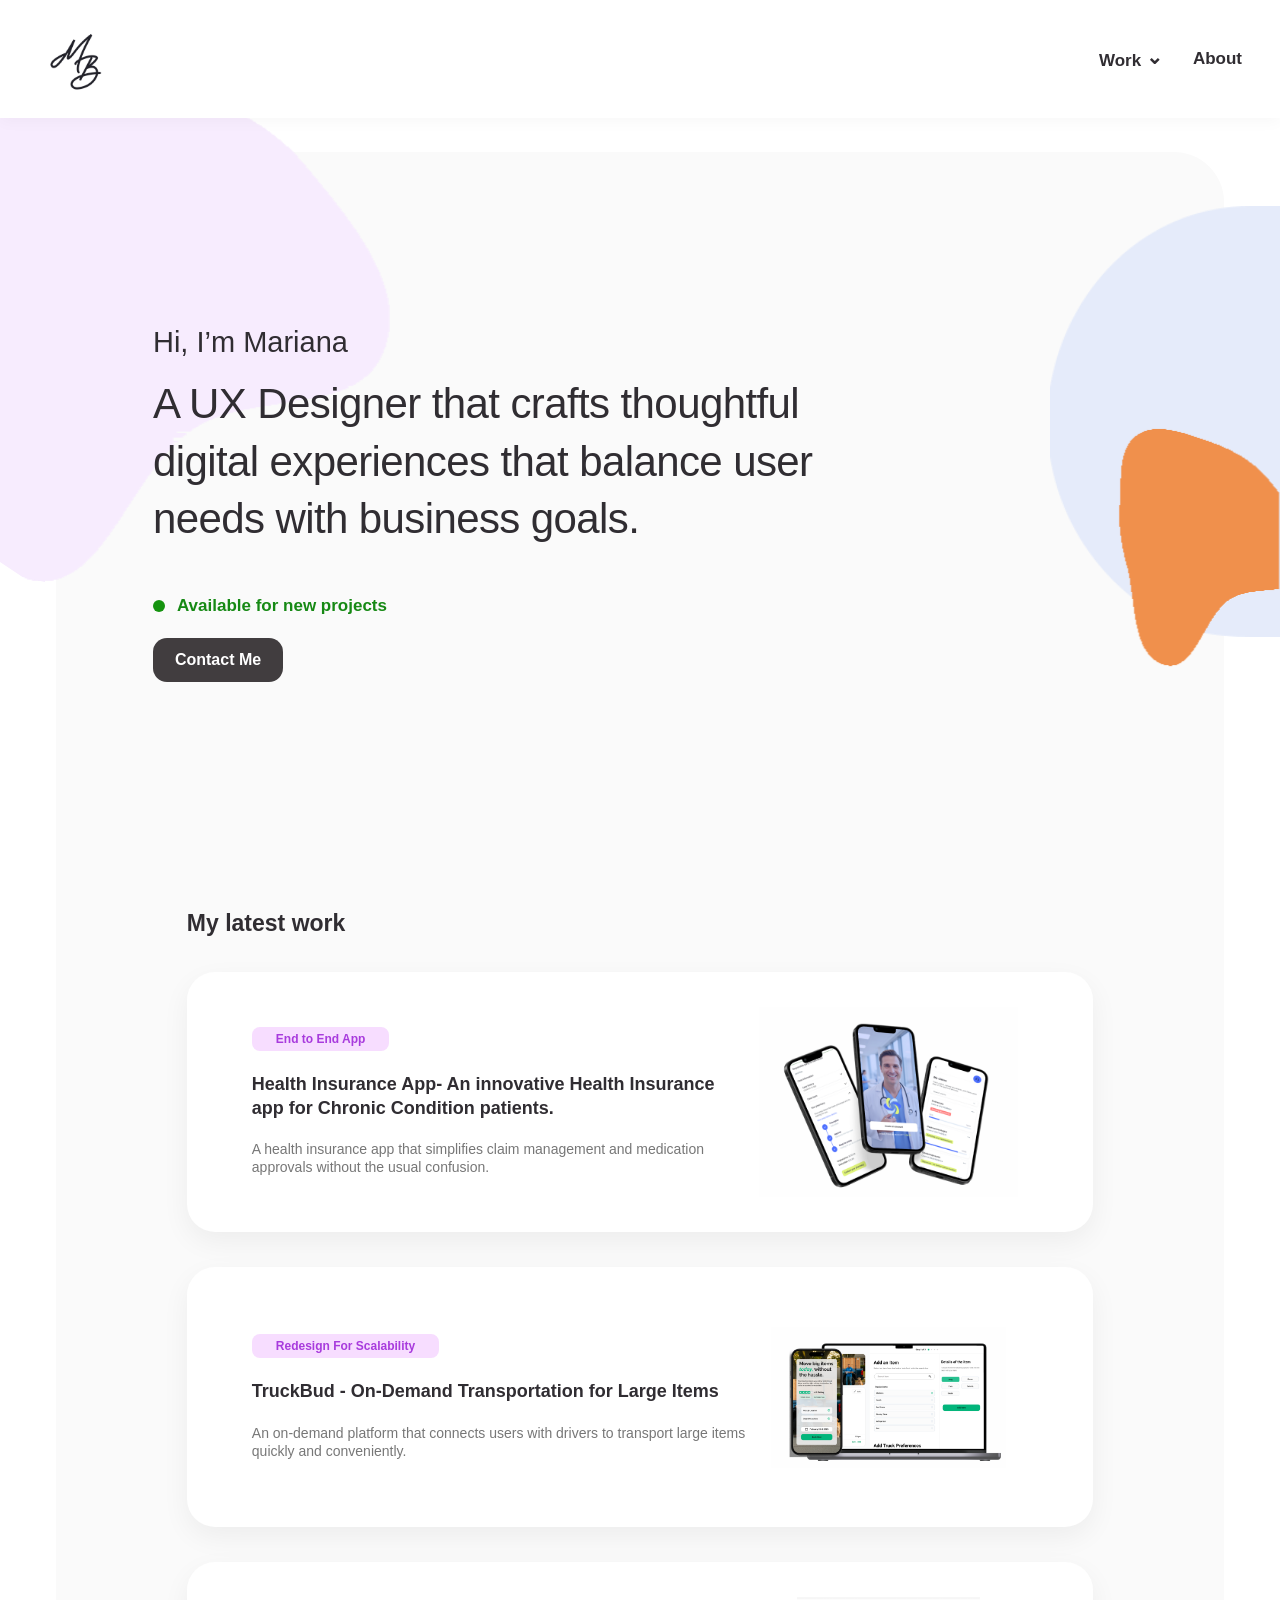
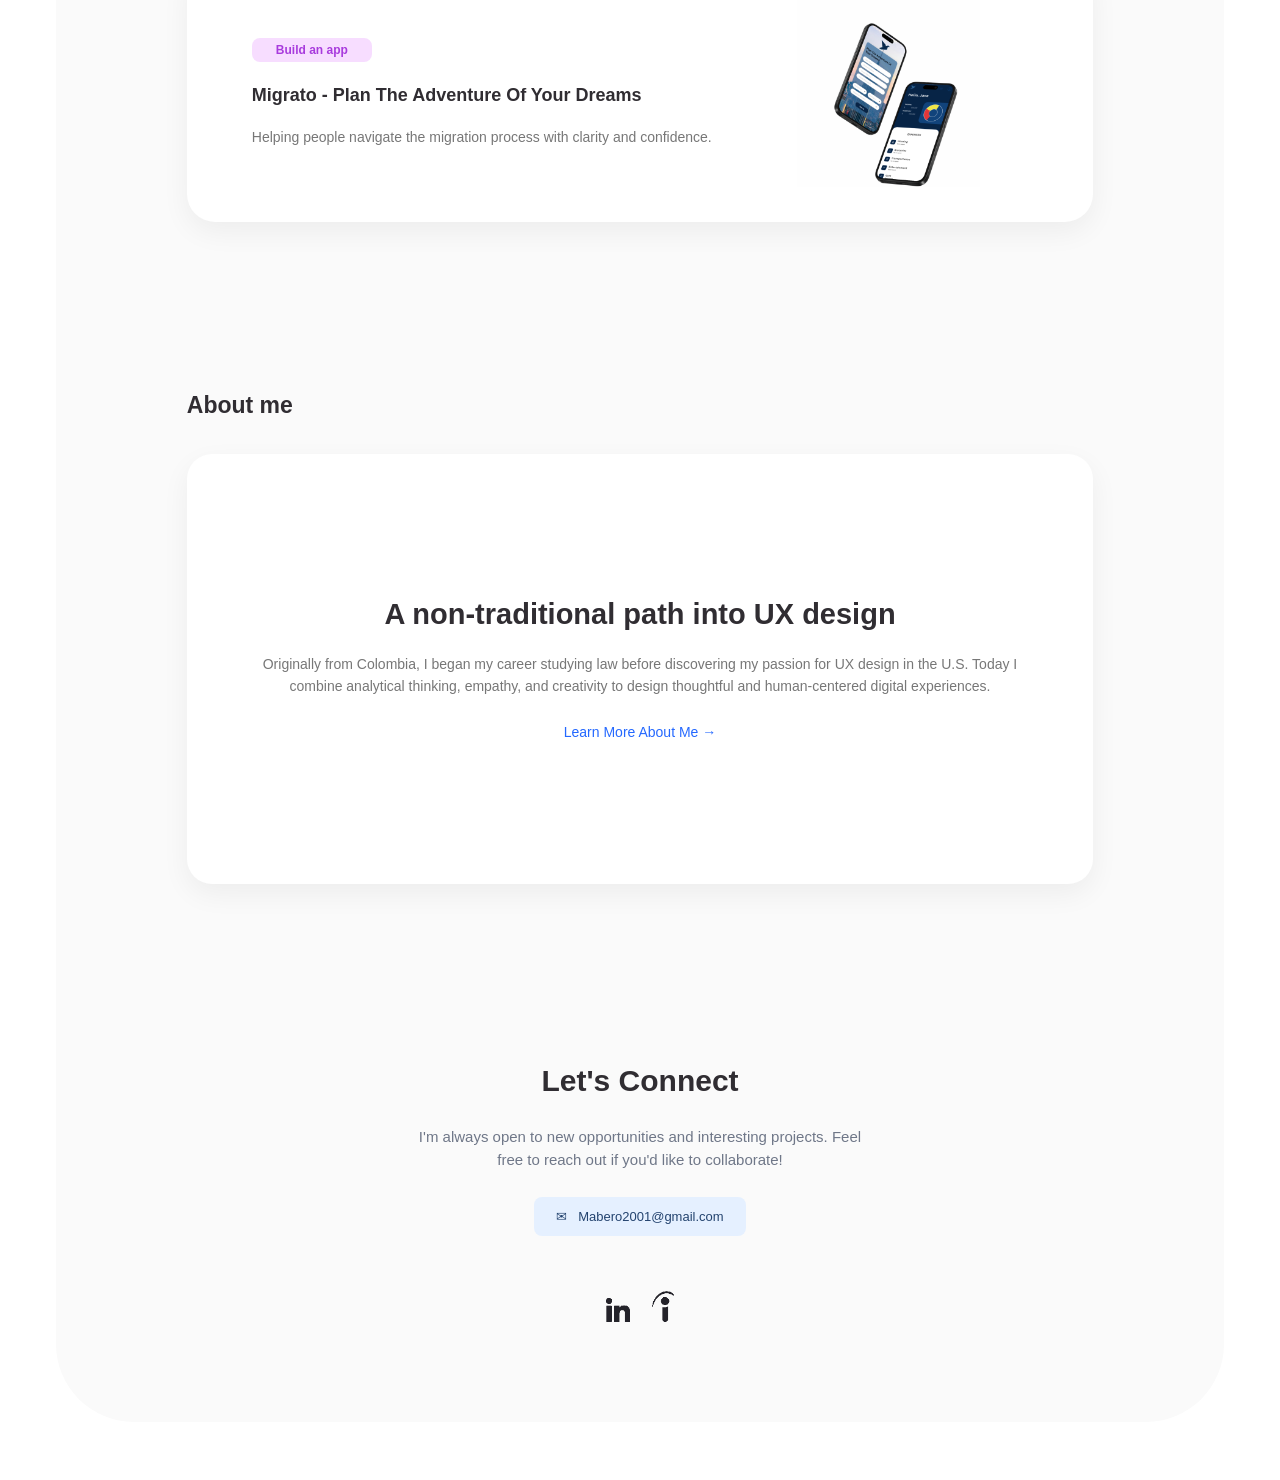
<file: index.html>
<!doctype html>
<html lang="en">
<head>
  <meta charset="utf-8">
  <meta name="viewport" content="width=device-width, initial-scale=1">
  <title>Mariana Bello | UX Designer</title>
  <link rel="stylesheet" href="preview.css?v=case-study-social-icons">
</head>
<body>
  <header class="header">
    <a href="preview.html" class="brand" aria-label="Mariana Bello home"><img src="logo.png" alt="MB"></a>
    <nav class="nav" aria-label="Primary navigation">
      <div class="work-menu"><button type="button">Work <span>⌄</span></button><div class="dropdown"><a href="health.html">Health Insurance</a><a href="truckbud.html">Truckbud</a><a href="migrato.html">Migrato</a></div></div>
      <a href="about.html">About</a>
    </nav>
    <button class="mobile-toggle" aria-label="Open menu" aria-expanded="false"><span></span><span></span><span></span></button>
  </header>

  <main class="page-shell">
    <section class="hero">
      <div class="shape lavender"></div><div class="shape blue"></div><div class="shape orange"></div>
      <div class="hero-copy">
        <p>Hi, I’m Mariana</p>
        <h1 class="standard-headline">A UX Designer that crafts thoughtful<br class="desktop-headline-break"> digital experiences that balance user<br class="desktop-headline-break"> needs with business goals.</h1>
        <h1 class="full-width-headline">A UX Designer that crafts thoughtful digital<br>experiences that balance user needs with<br>business goals.</h1>
        <div class="available"><i></i>Available for new projects</div>
        <a class="primary-button" href="mailto:mabero2001@gmail.com">Contact Me</a>
      </div>
    </section>

    <section class="home-section work-section" id="work">
      <h2>My latest work</h2>
      <div class="project-stack">
        <a class="project-card" href="health.html"><div class="project-text"><span>End to End App</span><h3>Health Insurance App- An innovative Health Insurance app for Chronic Condition patients.</h3><p>A health insurance app that simplifies claim management and medication approvals without the usual confusion.</p></div><img src="health-card.png?v=2" alt="Health insurance mobile app screens"></a>
        <a class="project-card" href="truckbud.html"><div class="project-text"><span>Redesign For Scalability</span><h3>TruckBud - On-Demand Transportation for Large Items</h3><p>An on-demand platform that connects users with drivers to transport large items quickly and conveniently.</p></div><img src="truckbud-card.png?v=2" alt="Truckbud mobile and desktop screens"></a>
        <a class="project-card" href="migrato.html"><div class="project-text"><span>Build an app</span><h3>Migrato - Plan The Adventure Of Your Dreams</h3><p>Helping people navigate the migration process with clarity and confidence.</p></div><img src="migrato-card.png?v=2" alt="Migrato mobile app screens"></a>
      </div>
    </section>

    <section class="home-section about-preview">
      <h2>About me</h2>
      <div class="about-preview-card"><h3>A non-traditional path into UX design</h3><p>Originally from Colombia, I began my career studying law before discovering my passion for UX design in the U.S. Today I combine analytical thinking, empathy, and creativity to design thoughtful and human-centered digital experiences.</p><a href="about.html">Learn More About Me <b>→</b></a></div>
    </section>

    <section class="connect" id="contact"><h2>Let's Connect</h2><p>I'm always open to new opportunities and interesting projects. Feel<br>free to reach out if you'd like to collaborate!</p><a href="mailto:mabero2001@gmail.com" class="email">✉ &nbsp; Mabero2001@gmail.com</a><div class="social"><a href="https://www.linkedin.com/in/mariana-bello-10333834a" target="_blank" rel="noopener" aria-label="LinkedIn"><img src="social-linkedin.png" alt=""></a><a href="https://profile.indeed.com" target="_blank" rel="noopener" aria-label="Indeed"><img src="social-indeed.png" alt=""></a></div></section>
  </main>
  <script src="site.js"></script>
</body>
</html>
</file>
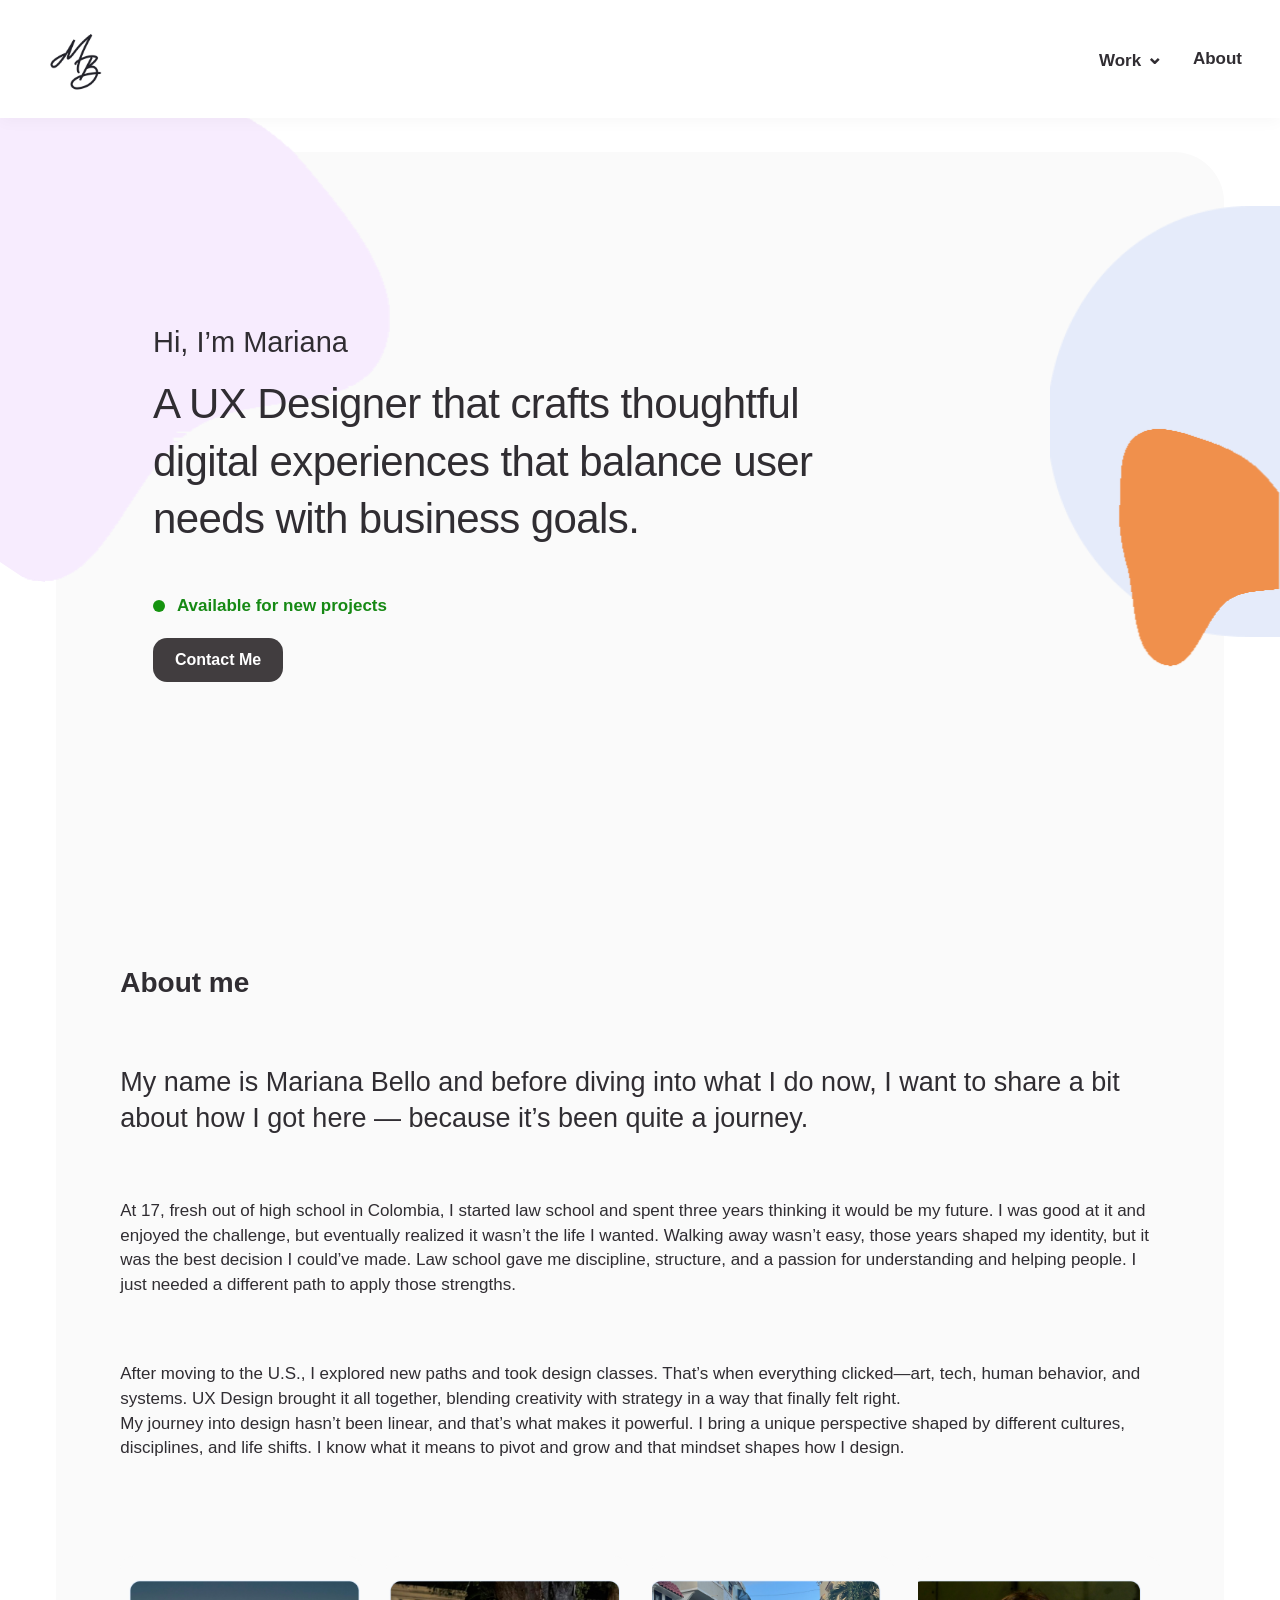
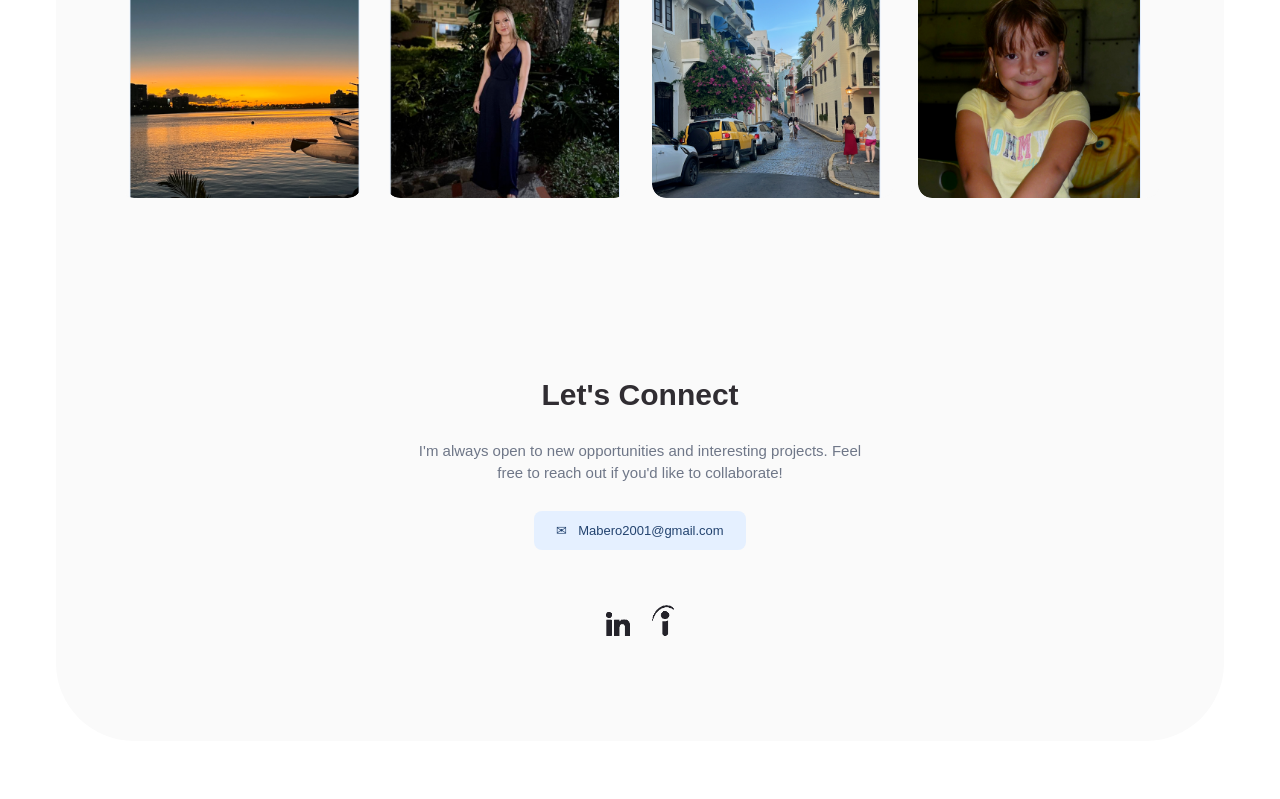
<file: about.html>
<!doctype html><html lang="en"><head><meta charset="utf-8"><meta name="viewport" content="width=device-width, initial-scale=1"><title>About | Mariana Bello</title><link rel="stylesheet" href="preview.css?v=case-study-social-icons"></head><body>
  <header class="header"><a href="preview.html" class="brand" aria-label="Mariana Bello home"><img src="logo.png" alt="MB"></a><nav class="nav" aria-label="Primary navigation"><div class="work-menu"><button type="button">Work <span>⌄</span></button><div class="dropdown"><a href="health.html">Health Insurance</a><a href="truckbud.html">Truckbud</a><a href="migrato.html">Migrato</a></div></div><a href="about.html">About</a></nav><button class="mobile-toggle" aria-label="Open menu" aria-expanded="false"><span></span><span></span><span></span></button></header>
  <main class="page-shell about-page"><section class="hero"><div class="shape lavender"></div><div class="shape blue"></div><div class="shape orange"></div><div class="hero-copy"><p>Hi, I’m Mariana</p><h1 class="standard-headline">A UX Designer that crafts thoughtful<br class="desktop-headline-break"> digital experiences that balance user<br class="desktop-headline-break"> needs with business goals.</h1><h1 class="full-width-headline">A UX Designer that crafts thoughtful digital<br>experiences that balance user needs with<br>business goals.</h1><div class="available"><i></i>Available for new projects</div><a class="primary-button" href="mailto:mabero2001@gmail.com">Contact Me</a></div></section>
  <section class="about-content"><h2>About me</h2><p class="about-lead">My name is Mariana Bello and before diving into what I do now, I want to share a bit about how I got here — because it’s been quite a journey.</p><p>At 17, fresh out of high school in Colombia, I started law school and spent three years thinking it would be my future. I was good at it and enjoyed the challenge, but eventually realized it wasn’t the life I wanted. Walking away wasn’t easy, those years shaped my identity, but it was the best decision I could’ve made. Law school gave me discipline, structure, and a passion for understanding and helping people. I just needed a different path to apply those strengths.</p><p>After moving to the U.S., I explored new paths and took design classes. That’s when everything clicked—art, tech, human behavior, and systems. UX Design brought it all together, blending creativity with strategy in a way that finally felt right.<br>My journey into design hasn’t been linear, and that’s what makes it powerful. I bring a unique perspective shaped by different cultures, disciplines, and life shifts. I know what it means to pivot and grow and that mindset shapes how I design.</p><div class="photo-grid"><div class="photo-frame"><img src="about-1.png" alt="Sunset by the water"></div><div class="photo-frame"><img src="about-2.png" alt="Mariana outdoors"></div><div class="photo-frame"><img src="about-3.png" alt="A colorful city street"></div><div class="photo-frame"><img src="about-4.png" alt="Mariana as a child"></div></div></section>
  <section class="connect"><h2>Let's Connect</h2><p>I'm always open to new opportunities and interesting projects. Feel<br>free to reach out if you'd like to collaborate!</p><a href="mailto:mabero2001@gmail.com" class="email">✉ &nbsp; Mabero2001@gmail.com</a><div class="social"><a href="https://www.linkedin.com/in/mariana-bello-10333834a" target="_blank" rel="noopener" aria-label="LinkedIn"><img src="social-linkedin.png" alt=""></a><a href="https://profile.indeed.com" target="_blank" rel="noopener" aria-label="Indeed"><img src="social-indeed.png" alt=""></a></div></section></main><script src="site.js"></script></body></html>
</file>
<file: preview.css>
*{box-sizing:border-box;margin:0;padding:0}html{scroll-behavior:smooth}body{background:#fff;color:#302d32;font-family:Inter,-apple-system,BlinkMacSystemFont,"Segoe UI",sans-serif;-webkit-font-smoothing:antialiased}a{color:inherit;text-decoration:none}img{display:block;max-width:100%}button{color:inherit;font:inherit}
.header{align-items:center;background:#fff;box-shadow:0 3px 15px rgba(0,0,0,.035);display:flex;height:118px;justify-content:space-between;padding:0 max(38px,calc((100vw - 2800px)/2));position:relative;z-index:30}.brand img{height:64px;width:64px}.nav{align-items:center;display:flex;gap:30px}.nav>a,.work-menu>button{background:none;border:0;font-size:17px;font-weight:650}.work-menu{position:relative}.work-menu>button{cursor:pointer;padding:18px 0}.work-menu span{font-size:20px}.dropdown{background:#fff;border-radius:12px;box-shadow:0 14px 35px rgba(0,0,0,.11);display:grid;gap:3px;left:-20px;min-width:190px;opacity:0;padding:9px;pointer-events:none;position:absolute;top:54px;transform:translateY(-6px);transition:.2s}.dropdown a{border-radius:7px;font-size:14px;padding:10px 12px}.dropdown a:hover{background:#f7f7f7}.work-menu:hover .dropdown,.work-menu:focus-within .dropdown{opacity:1;pointer-events:auto;transform:none}.mobile-toggle{background:none;border:0;display:none;height:40px;padding:8px;width:40px}.mobile-toggle span{background:#302d32;display:block;height:2px;margin:5px 0;width:24px}
.page-shell{background:#fafafa;border-radius:0 0 78px 78px;margin:0 auto 58px;max-width:2890px;overflow:hidden;width:calc(100% - 112px)}.hero{height:730px;overflow:hidden;position:relative}.hero-copy{left:8.3%;max-width:1050px;position:absolute;top:174px;z-index:4}.hero-copy>p{font-size:29px;margin-bottom:16px}.hero h1{font-size:42px;font-weight:400;letter-spacing:-.6px;line-height:1.37;max-width:1030px}.available{align-items:center;color:#168914;display:flex;font-size:17px;font-weight:600;gap:12px;margin:48px 0 22px}.available i{background:#15930f;border-radius:50%;height:12px;width:12px}.primary-button{background:#413d3f;border-radius:14px;color:#fff;display:inline-block;font-size:16px;font-weight:600;padding:13px 22px}.shape{position:absolute}.lavender{background:#f4e7fa;border-radius:0 55% 58% 0/0 43% 60% 0;height:500px;left:-65px;top:0;width:420px}.blue{background:#e2e9fb;border-radius:55% 0 0 55%;height:430px;right:-55px;top:88px;width:310px}.orange{background:#ff8738;border-radius:45% 55% 37% 63%/34% 48% 52% 66%;height:290px;right:-8px;top:258px;transform:rotate(-11deg);width:205px;z-index:2}
.home-section{margin:0 auto;max-width:2410px;padding:0 11.2%}.home-section h2{font-size:23px;margin-bottom:35px}.work-section{padding-top:28px}.project-stack{display:grid;gap:46px}.project-card{align-items:center;background:#fff;border-radius:28px;box-shadow:0 10px 28px rgba(0,0,0,.055);display:grid;grid-template-columns:minmax(0,1fr) 36%;min-height:340px;overflow:hidden;padding:45px 65px;transition:transform .2s,box-shadow .2s}.project-card:hover{box-shadow:0 16px 35px rgba(0,0,0,.09);transform:translateY(-3px)}.project-text span{background:#f7ddff;border-radius:8px;color:#a83bdd;display:inline-block;font-size:12px;font-weight:600;margin-bottom:34px;padding:5px 24px}.project-text h3{font-size:18px;line-height:1.3;margin-bottom:26px;max-width:700px}.project-text p{color:#777;font-size:14px;line-height:1.3;max-width:660px}.project-card img{height:240px;justify-self:end;object-fit:contain;width:100%}.about-preview{padding-top:170px}.about-preview-card{align-items:center;background:#fff;border-radius:25px;box-shadow:0 10px 28px rgba(0,0,0,.055);display:flex;flex-direction:column;justify-content:center;min-height:430px;padding:60px;text-align:center}.about-preview-card h3{font-size:29px;margin-bottom:22px}.about-preview-card p{color:#777;font-size:14px;line-height:1.6;max-width:1000px}.about-preview-card a{color:#2468ff;font-size:14px;margin-top:27px}.connect{padding:180px 20px 100px;text-align:center}.connect h2{font-size:30px;margin-bottom:28px}.connect p{color:#6f7788;font-size:15px;line-height:1.5}.email{background:#e5f0ff;border-radius:8px;color:#23436f;display:inline-block;font-size:13px;margin:26px 0 55px;padding:12px 22px}.social{display:flex;gap:24px;justify-content:center}.social a{font-size:19px;font-weight:700}
.about-content{margin:0 auto;max-width:2600px;padding:85px 5.5% 0}.about-content h2{font-size:28px;margin-bottom:65px}.about-lead{font-size:27px!important;line-height:1.35!important;margin-bottom:62px!important;max-width:2500px}.about-content>p{font-size:17px;line-height:1.45;margin-bottom:65px}.photo-grid{display:grid;gap:24px;grid-template-columns:repeat(4,1fr);margin-top:95px}.photo-grid img{aspect-ratio:1;border-radius:17px;height:100%;object-fit:cover;width:100%}
.about-page .connect{padding-top:670px;padding-bottom:105px}
.case-page{background:#fff}.case-header{display:none}.case-page main{margin:0 auto;max-width:1440px}.case-board{height:auto;width:100%}
@media(max-width:1100px){.page-shell{border-radius:0 0 50px 50px;width:calc(100% - 42px)}.header{height:88px;padding:0 28px}.brand img{height:52px;width:52px}.hero{height:650px}.hero-copy{left:8%;max-width:720px;top:145px}.hero-copy>p{font-size:24px}.hero h1{font-size:34px}.lavender{height:430px;width:330px}.blue{height:350px;width:255px}.orange{height:230px;top:235px;width:165px}.project-card{grid-template-columns:minmax(0,1fr) 40%;padding:38px 44px}.home-section{padding-left:8%;padding-right:8%}.about-preview{padding-top:120px}.about-content{padding-top:70px}.about-lead{font-size:23px!important}.about-page .connect{padding-top:360px}}
@media(max-width:720px){body.nav-open{overflow:hidden}.header{height:74px;padding:0 19px}.brand img{height:46px;width:46px}.mobile-toggle{display:block;position:relative;z-index:32}.nav{align-items:center;background:#fff;flex-direction:column;gap:28px;inset:0;justify-content:center;opacity:0;pointer-events:none;position:fixed;transform:translateY(-10px);transition:.2s;z-index:31}.nav-open .nav{opacity:1;pointer-events:auto;transform:none}.nav>a,.work-menu>button{font-size:27px}.dropdown{display:none}.nav-open .mobile-toggle span:first-child{transform:translateY(7px) rotate(45deg)}.nav-open .mobile-toggle span:nth-child(2){opacity:0}.nav-open .mobile-toggle span:last-child{transform:translateY(-7px) rotate(-45deg)}.page-shell{border-radius:0 0 35px 35px;margin-bottom:25px;width:calc(100% - 20px)}.hero{height:670px}.hero-copy{left:7%;right:7%;top:260px}.hero-copy>p{font-size:20px;margin-bottom:13px}.hero h1{font-size:29px;line-height:1.3}.available{font-size:14px;margin:33px 0 19px}.primary-button{border-radius:11px;font-size:14px;padding:11px 18px}.lavender{height:245px;left:-65px;width:270px}.blue{height:215px;right:-80px;top:32px;width:190px}.orange{height:145px;right:-20px;top:115px;width:105px}.home-section{padding-left:6%;padding-right:6%}.home-section h2{font-size:20px;margin-bottom:22px}.project-stack{gap:22px}.project-card{display:flex;flex-direction:column-reverse;min-height:0;padding:26px 24px 32px}.project-card img{height:170px;margin-bottom:18px}.project-text span{margin-bottom:18px}.project-text h3{font-size:16px;margin-bottom:15px}.project-text p{font-size:13px}.about-preview{padding-top:90px}.about-preview-card{min-height:360px;padding:38px 24px}.about-preview-card h3{font-size:23px}.connect{padding:110px 20px 72px}.connect h2{font-size:26px}.connect p br{display:none}.about-content{padding:65px 7% 0}.about-content h2{font-size:24px;margin-bottom:42px}.about-lead{font-size:21px!important;margin-bottom:42px!important}.about-content>p{font-size:15px;margin-bottom:42px}.photo-grid{gap:10px;grid-template-columns:repeat(2,1fr);margin-top:55px}.about-page .connect{padding-top:130px}.case-header{height:58px;padding:0 18px}.case-header nav{gap:14px}.case-page main{overflow:hidden}.case-board{min-width:700px;transform-origin:top left;width:700px}.case-page main{height:calc(700px / var(--ratio, .08))}}
@media(max-width:720px){.case-page main{height:auto;overflow:visible}.case-board{min-width:0;transform:none;width:100%}}
.work-menu.work-open .dropdown{opacity:1;pointer-events:auto;transform:none}
.case-nav{height:0;left:50%;max-width:1440px;position:absolute;top:0;transform:translateX(-50%);width:100%;z-index:20}.case-logo-link{height:7vw;left:2%;max-height:100px;min-height:35px;position:absolute;top:0;width:8%}.case-work{left:74%;position:absolute;top:1.6vw}.case-work>button{color:transparent;height:4.8vw;max-height:70px;min-height:30px;padding:0;width:8.5vw}.case-work .dropdown{left:0;top:4.8vw}.case-about-link{height:4.8vw;left:82.2%;max-height:70px;min-height:30px;position:absolute;top:1.6vw;width:7.2vw}
@media(max-width:720px){.nav .work-menu.work-open .dropdown{display:grid;left:50%;top:52px;transform:translateX(-50%)}.case-work .dropdown{display:grid}}
.case-work .dropdown{left:auto;right:0}
.brand img{object-fit:contain;object-position:center}
.project-card img{align-self:center;justify-self:center;object-fit:contain;object-position:center}
.photo-frame{aspect-ratio:1;border-radius:14px;isolation:isolate;overflow:hidden;transform:translateZ(0);-webkit-mask-image:-webkit-radial-gradient(white,black)}.photo-grid .photo-frame img{border-radius:0;height:100%;object-fit:cover;object-position:center;width:100%}
.case-board{object-fit:contain;object-position:top center}
@media(max-width:720px){.project-card img{align-self:center;object-fit:contain;object-position:center}}
.project-card{height:260px;min-height:260px;padding:24px 65px}
.project-card:nth-child(2) img{transform:scale(.84);transform-origin:center}
@media(max-width:1100px){.project-card{padding:38px 44px}}
@media(max-width:720px){.project-card{padding:26px 24px 32px}}
@media(min-width:721px) and (max-width:1100px){.project-stack{gap:35px}.project-card{height:226px;min-height:226px;padding:20px 44px}.project-card img{height:170px}.project-card:nth-child(2) img{transform:scale(.84)}.project-text span{margin-bottom:20px}.project-text h3{margin-bottom:18px}}
@media(min-width:1101px){.project-stack{gap:35px}.project-card img{height:190px}.project-text span{margin-bottom:22px}.project-text h3{margin-bottom:20px}}
.case-board-wrap{position:relative}.prototype-hotspot{cursor:pointer;display:block;height:var(--h);left:var(--x);position:absolute;top:var(--y);width:var(--w);z-index:15}
.prototype-link-row{color:#4aa6df;font-family:Arial,sans-serif;font-size:clamp(6px,var(--font-size),30px);font-weight:400;isolation:isolate;left:var(--x);line-height:1.15;position:absolute;top:var(--y);white-space:nowrap;z-index:16}.prototype-link-row::before{background:#fff;bottom:-.7em;content:"";left:-.4em;position:absolute;right:-.4em;top:-.35em;z-index:-1}.prototype-link-row a{color:inherit;cursor:pointer;text-decoration:underline;text-decoration-thickness:auto;text-underline-offset:auto}
.prototype-link-row.preserve-figure::before{background:#e5f5f0;right:auto;width:11.5vw}
html,body{height:auto;min-height:100%;overflow-y:auto}body:not(.nav-open){overflow-y:auto!important}.page-shell{height:auto;max-height:none;position:relative}
.about-page .connect{padding-top:180px}
@media(max-width:720px){.about-page .connect{padding-top:130px}}
.header .work-menu>button span{position:relative;top:-2px}
@media(min-width:721px) and (max-width:1100px){
  .page-shell{border-radius:0 50px 50px 50px;margin-top:34px;overflow:visible}
  .page-shell .hero{border-radius:0 50px 0 0;height:600px;overflow:visible}
  .page-shell .hero-copy{left:8.4%;max-width:560px;top:121px}
  .page-shell .lavender{height:434px;left:-19px;top:-40px;width:315px}
  .page-shell .blue{height:375px;top:52px;width:200px}
  .page-shell .orange{height:257px;right:-55px;top:221px;transform:none;width:206px}
}
.page-shell .lavender{background:transparent url("hero-lavender-original.png") center/100% 100% no-repeat;border-radius:0}
.page-shell .blue{background:transparent url("hero-blue-smooth.png") center/100% 100% no-repeat;border-radius:0}
.page-shell .orange{background:transparent url("hero-orange-original.png") center/100% 100% no-repeat;border-radius:0}
.page-shell .hero h1{font-weight:300}
@media(max-width:720px){.project-card{height:auto;min-height:0}}

/* Preserve the original hero artwork proportions at each responsive range. */
.page-shell,
.page-shell .hero{overflow:visible}
.page-shell .lavender,
.page-shell .blue,
.page-shell .orange{background-size:contain;transform:none}

@media(min-width:1600px){
  .page-shell .lavender{height:567px;left:-45px;top:-45px;width:420px}
  .page-shell .blue{height:525px;right:-52px;top:42px;width:280px}
  .page-shell .orange{height:262px;right:-42px;top:235px;width:210px}
}

@media(min-width:1101px) and (max-width:1599px){
  .page-shell .lavender{height:499px;left:-35px;top:-35px;width:370px}
  .page-shell .blue{height:431px;right:-110px;top:54px;width:230px}
  .page-shell .orange{height:231px;right:-95px;top:225px;width:185px}
}

@media(min-width:721px) and (max-width:1100px){
  .page-shell .blue{top:52px}
  .page-shell .orange{height:200px;right:-42px;top:248px;width:160px}
}

@media(max-width:720px){
  .page-shell .lavender{height:290px;left:-45px;top:-28px;width:215px}
  .page-shell .blue{height:234px;right:-35px;top:20px;width:125px}
  .page-shell .orange{height:125px;right:-28px;top:112px;width:100px}
}

.desktop-headline-break{display:none}
@media(min-width:1101px){.desktop-headline-break{display:block}}
.full-width-headline{display:none}
@media(min-width:1501px){.standard-headline{display:none}.full-width-headline{display:block}}

@media(min-width:1101px){
  .page-shell .blue{right:-56px}
  .page-shell .orange{height:254px;right:-90px;top:270px;width:204px}
}

@media(min-width:1920px){
  .page-shell .blue{height:600px;right:180px;top:16px;width:320px}
  .page-shell .orange{height:411px;right:-100px;top:358px;width:330px}
}

.social{align-items:flex-end;gap:22px}.social a{align-items:flex-end;display:flex;height:31px;justify-content:center}.social a:first-child img{height:24px;width:24px}.social a:last-child img{height:31px;width:auto}

@media(min-width:721px){
  .page-shell{border-top-left-radius:50px;border-top-right-radius:50px;margin-top:34px}
  .page-shell .lavender{transform:translateY(-34px)}
  .page-shell .lavender::before{background:#f7ecfe;clip-path:polygon(0 0,100% 0,100% 100%,75% 99%,50% 96%,25% 91%,0 84%);content:"";height:100%;position:absolute;right:calc(100% - 24px);top:0;width:90px}
}

.case-work{left:80.5%}
.case-about-link{left:89.5%}
</file>
